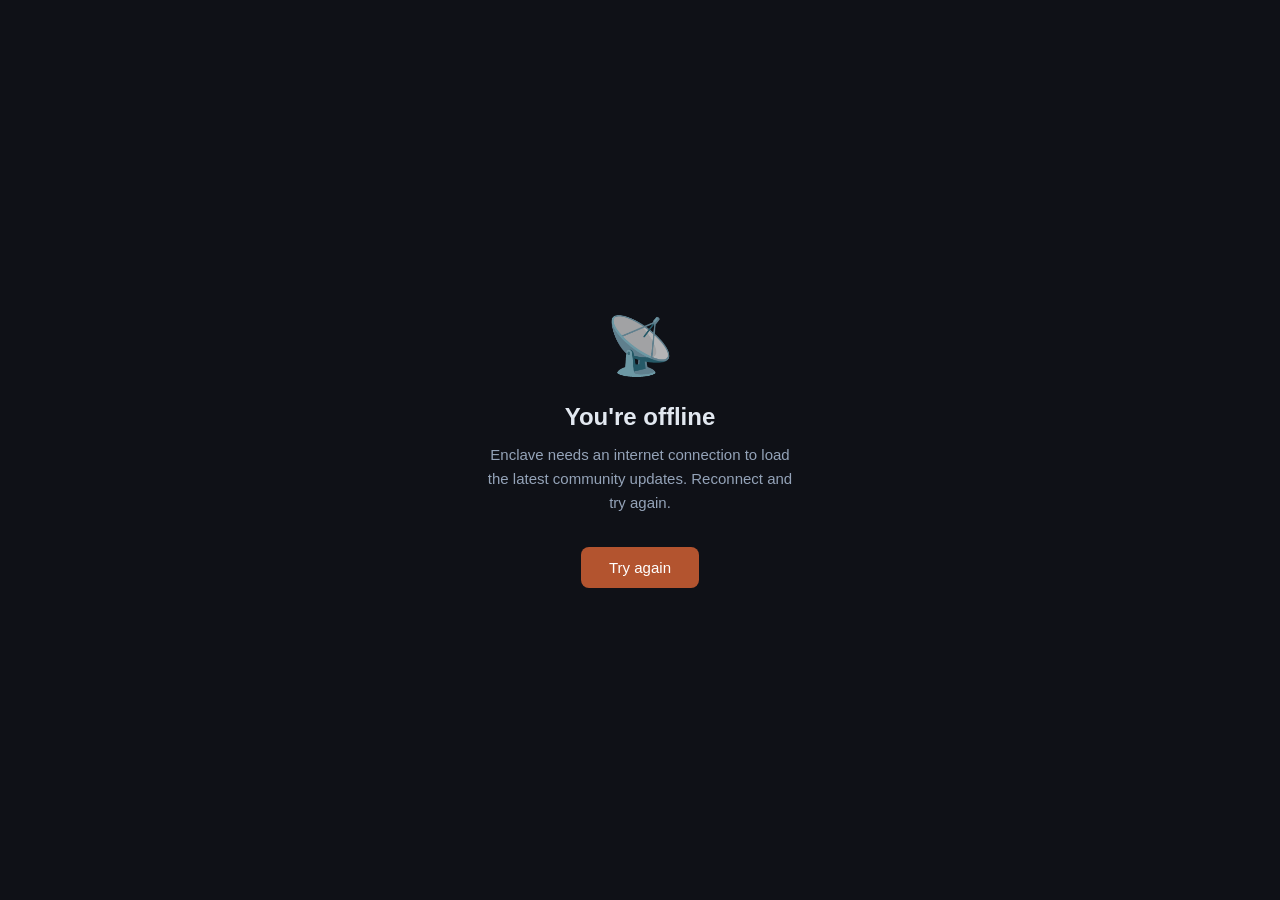
<file: offline.html>
<!DOCTYPE html>
<html lang="en">
<head>
  <meta charset="UTF-8" />
  <meta name="viewport" content="width=device-width, initial-scale=1.0" />
  <title>You're offline — Enclave</title>
  <style>
    *, *::before, *::after { box-sizing: border-box; margin: 0; padding: 0; }
    body {
      font-family: -apple-system, BlinkMacSystemFont, 'Segoe UI', sans-serif;
      background: #0f1117;
      color: #e2e8f0;
      min-height: 100vh;
      display: flex;
      flex-direction: column;
      align-items: center;
      justify-content: center;
      padding: 24px;
      text-align: center;
    }
    .icon {
      font-size: 56px;
      margin-bottom: 24px;
      opacity: 0.7;
    }
    h1 {
      font-size: 24px;
      font-weight: 600;
      margin-bottom: 12px;
    }
    p {
      font-size: 15px;
      line-height: 1.6;
      color: #94a3b8;
      max-width: 320px;
      margin-bottom: 32px;
    }
    a.btn {
      display: inline-block;
      padding: 12px 28px;
      background: #B3542F;
      color: #fff;
      text-decoration: none;
      border-radius: 8px;
      font-size: 15px;
      font-weight: 500;
    }
    a.btn:hover { background: #A34A2A; }
  </style>
</head>
<body>
  <div class="icon">📡</div>
  <h1>You're offline</h1>
  <p>Enclave needs an internet connection to load the latest community updates. Reconnect and try again.</p>
  <a class="btn" href="/enclave/">Try again</a>
</body>
</html>
</file>
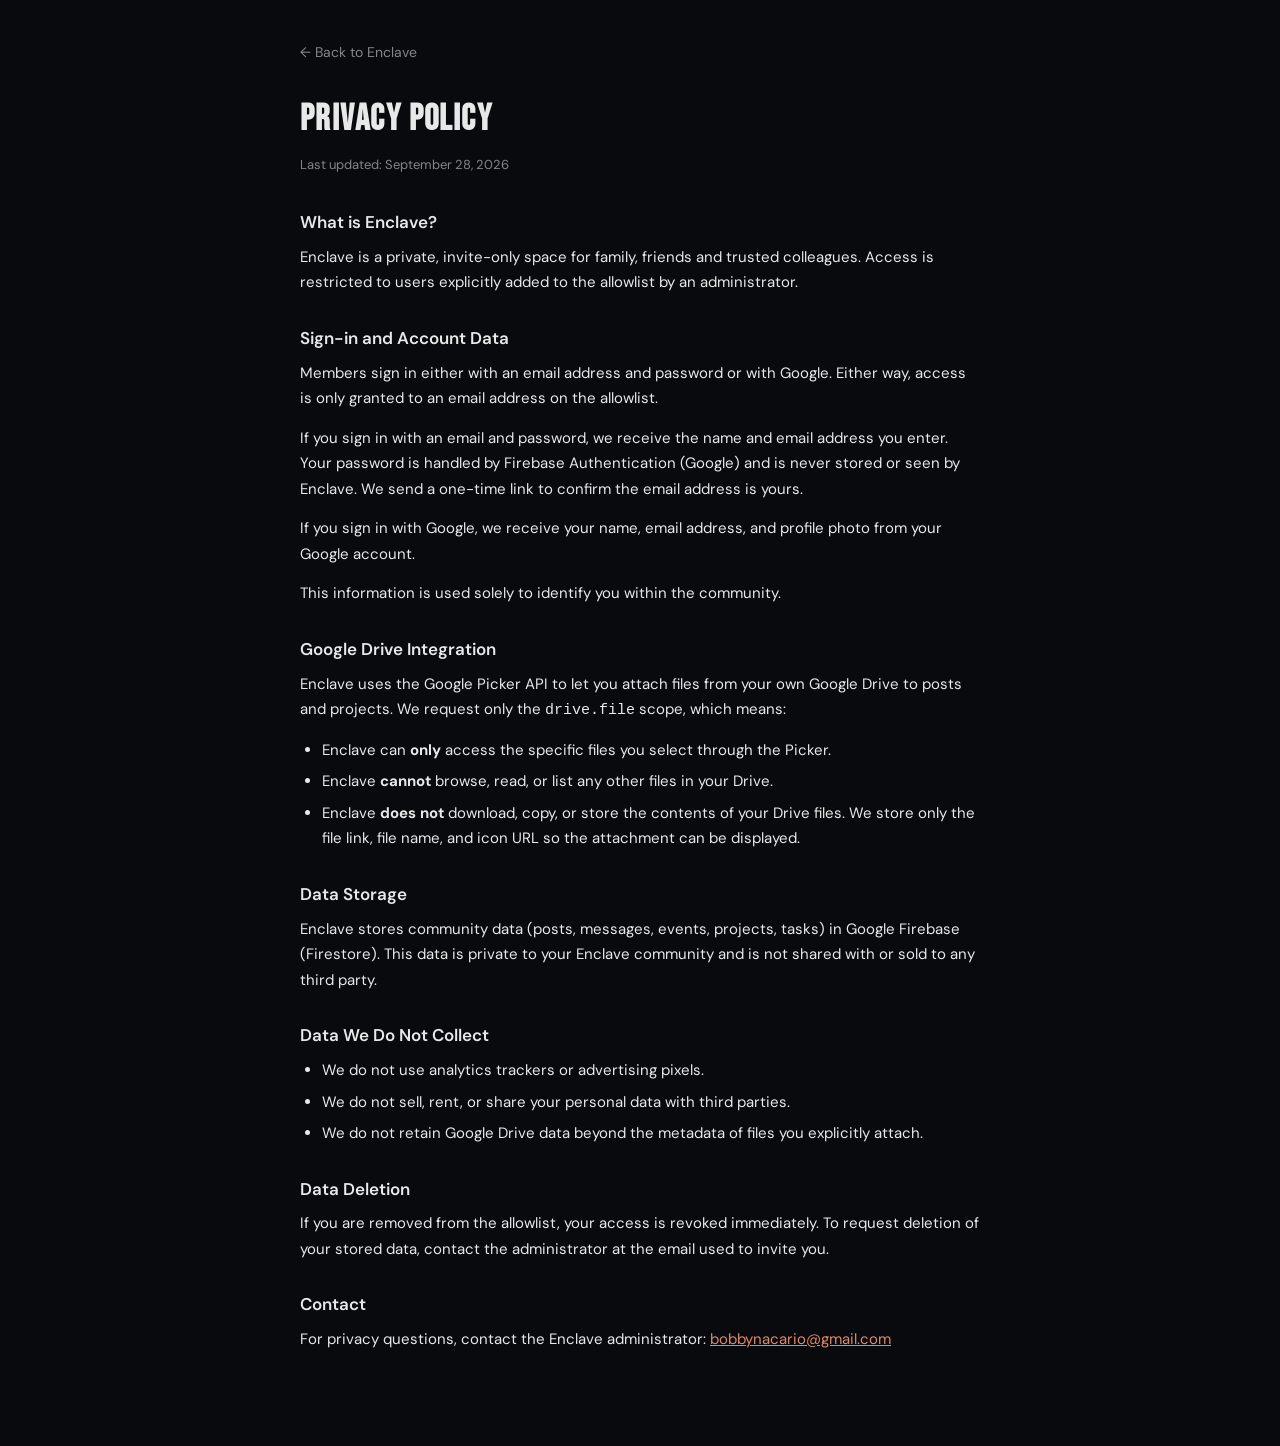
<file: privacy.html>
<!DOCTYPE html>
<html lang="en">
<head>
  <meta charset="UTF-8" />
  <meta name="viewport" content="width=device-width, initial-scale=1.0" />
  <title>Privacy Policy — Enclave</title>
  <link rel="icon" href="icon.svg?v=2" type="image/svg+xml" />
  <link href="https://fonts.googleapis.com/css2?family=Bebas+Neue&family=DM+Sans:wght@300;400;500&display=swap" rel="stylesheet">
  <style>
    *, *::before, *::after { box-sizing: border-box; margin: 0; padding: 0; }
    body {
      background: #080A0E;
      color: #e8e8e8;
      font-family: 'DM Sans', system-ui, sans-serif;
      font-size: 15px;
      line-height: 1.7;
      padding: 40px 20px 80px;
    }
    .wrap { max-width: 680px; margin: 0 auto; }
    a { color: #E08A6B; }
    h1 {
      font-family: 'Bebas Neue', Georgia, serif;
      font-size: 36px;
      letter-spacing: 0.04em;
      margin-bottom: 4px;
    }
    .subtitle { color: rgba(255,255,255,0.5); font-size: 13px; margin-bottom: 32px; }
    h2 { font-size: 17px; font-weight: 600; margin: 28px 0 8px; }
    p, ul { margin-bottom: 14px; }
    ul { padding-left: 22px; }
    li { margin-bottom: 6px; }
    .back { display: inline-block; margin-bottom: 24px; color: rgba(255,255,255,0.5); text-decoration: none; font-size: 14px; }
    .back:hover { color: #e8e8e8; }
  </style>
</head>
<body>
  <div class="wrap">
    <a class="back" href="index.html">&larr; Back to Enclave</a>
    <h1>Privacy Policy</h1>
    <p class="subtitle">Last updated: September 28, 2026</p>

    <h2>What is Enclave?</h2>
    <p>Enclave is a private, invite-only space for family, friends and trusted colleagues. Access is restricted to users explicitly added to the allowlist by an administrator.</p>

    <h2>Sign-in and Account Data</h2>
    <p>Members sign in either with an email address and password or with Google. Either way, access is only granted to an email address on the allowlist.</p>
    <p>If you sign in with an email and password, we receive the name and email address you enter. Your password is handled by Firebase Authentication (Google) and is never stored or seen by Enclave. We send a one-time link to confirm the email address is yours.</p>
    <p>If you sign in with Google, we receive your name, email address, and profile photo from your Google account.</p>
    <p>This information is used solely to identify you within the community.</p>

    <h2>Google Drive Integration</h2>
    <p>Enclave uses the Google Picker API to let you attach files from your own Google Drive to posts and projects. We request only the <code>drive.file</code> scope, which means:</p>
    <ul>
      <li>Enclave can <strong>only</strong> access the specific files you select through the Picker.</li>
      <li>Enclave <strong>cannot</strong> browse, read, or list any other files in your Drive.</li>
      <li>Enclave <strong>does not</strong> download, copy, or store the contents of your Drive files. We store only the file link, file name, and icon URL so the attachment can be displayed.</li>
    </ul>

    <h2>Data Storage</h2>
    <p>Enclave stores community data (posts, messages, events, projects, tasks) in Google Firebase (Firestore). This data is private to your Enclave community and is not shared with or sold to any third party.</p>

    <h2>Data We Do Not Collect</h2>
    <ul>
      <li>We do not use analytics trackers or advertising pixels.</li>
      <li>We do not sell, rent, or share your personal data with third parties.</li>
      <li>We do not retain Google Drive data beyond the metadata of files you explicitly attach.</li>
    </ul>

    <h2>Data Deletion</h2>
    <p>If you are removed from the allowlist, your access is revoked immediately. To request deletion of your stored data, contact the administrator at the email used to invite you.</p>

    <h2>Contact</h2>
    <p>For privacy questions, contact the Enclave administrator: <a href="mailto:bobbynacario@gmail.com">bobbynacario@gmail.com</a></p>
  </div>
</body>
</html>
</file>
